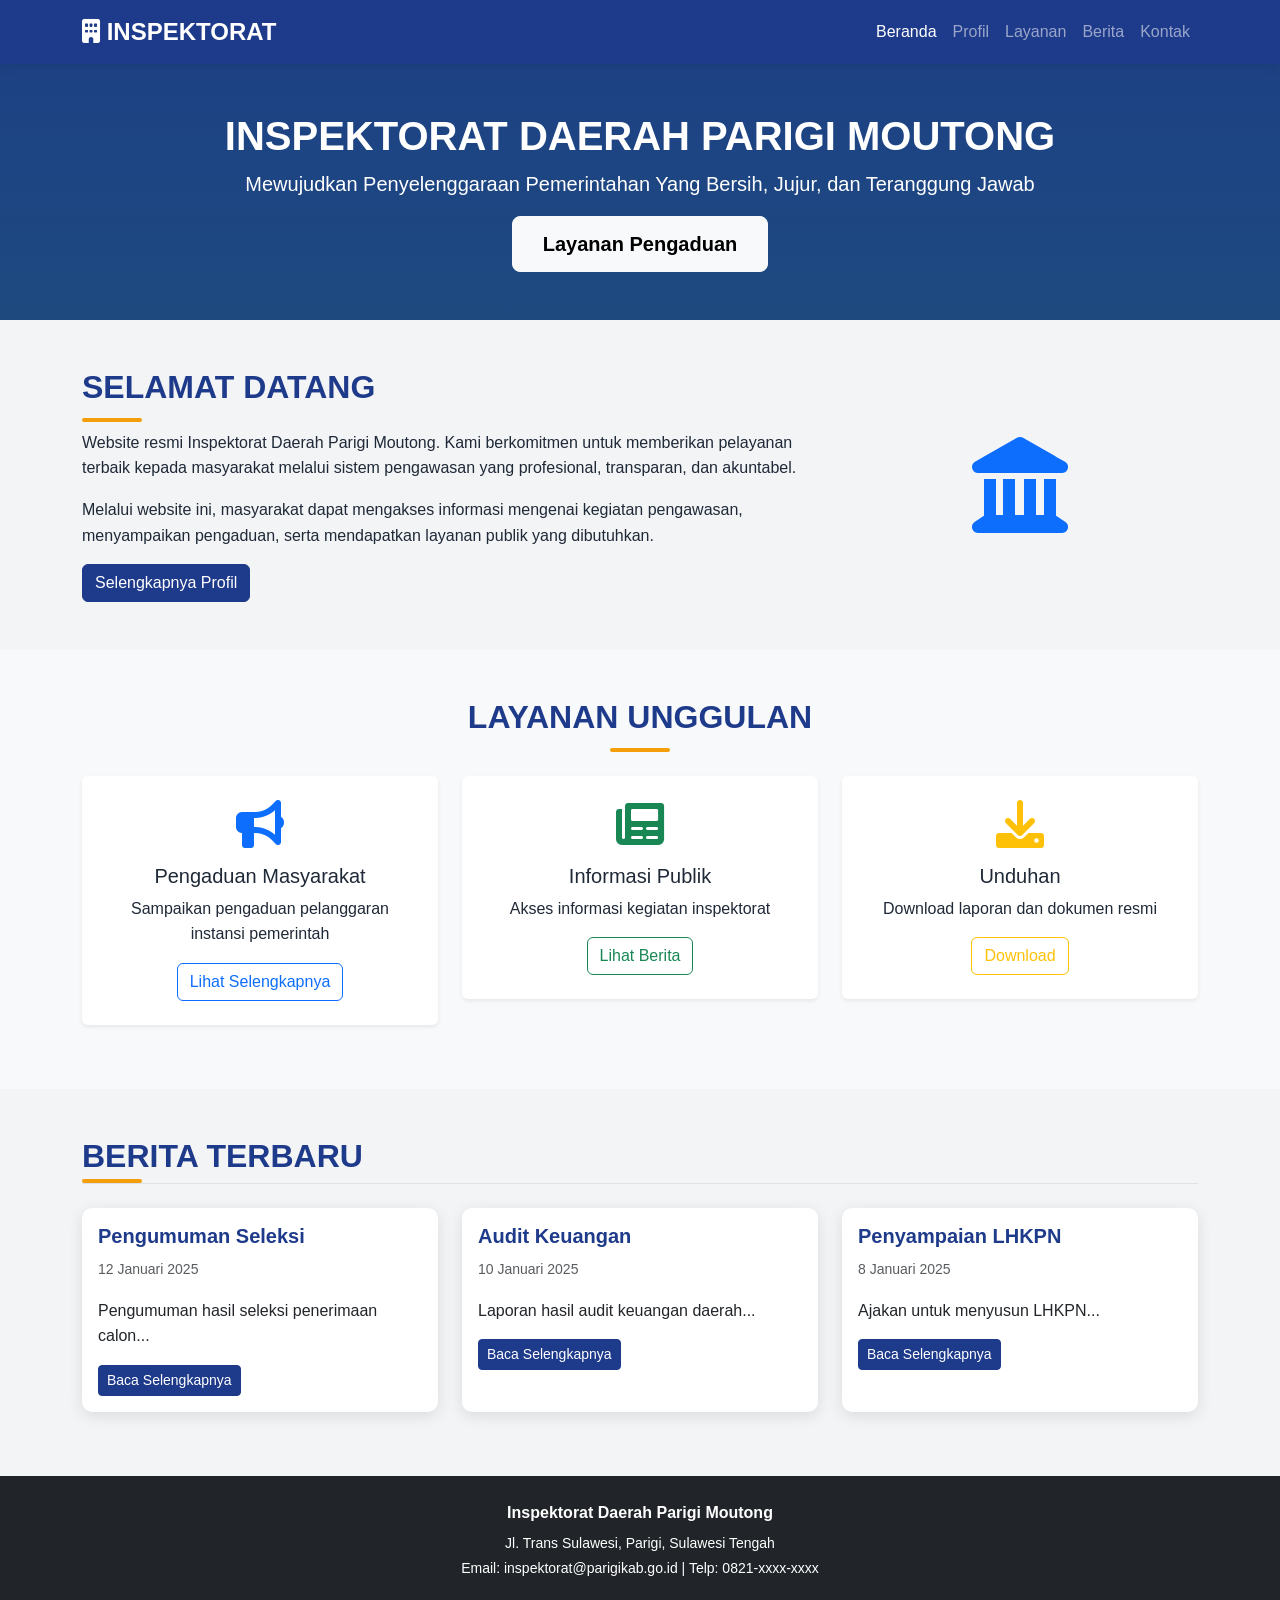
<file: index.html>
<!DOCTYPE html>
<html lang="id">
<head>
    <meta charset="UTF-8">
    <meta name="viewport" content="width=device-width, initial-scale=1.0">
    <title>Inspektorat Daerah Parigi Moutong</title>
    
    <!-- Bootstrap CSS -->
    <link href="https://cdn.jsdelivr.net/npm/bootstrap@5.3.0/dist/css/bootstrap.min.css" rel="stylesheet">
    
    <!-- Custom CSS -->
    <link rel="stylesheet" href="css/style.css">
    
    <!-- Font Awesome -->
    <link rel="stylesheet" href="https://cdnjs.cloudflare.com/ajax/libs/font-awesome/6.0.0/css/all.min.css">
</head>
<body>

    <!-- Navbar -->
    <nav class="navbar navbar-expand-lg navbar-dark bg-primary">
        <div class="container">
            <a class="navbar-brand fw-bold" href="index.html">
                <i class="fas fa-building"></i> INSPEKTORAT
            </a>
            <button class="navbar-toggler" type="button" data-bs-toggle="collapse" data-bs-target="#navbarNav">
                <span class="navbar-toggler-icon"></span>
            </button>
            <div class="collapse navbar-collapse" id="navbarNav">
                <ul class="navbar-nav ms-auto">
                    <li class="nav-item"><a class="nav-link active" href="index.html">Beranda</a></li>
                    <li class="nav-item"><a class="nav-link" href="profil.html">Profil</a></li>
                    <li class="nav-item"><a class="nav-link" href="layanan.html">Layanan</a></li>
                    <li class="nav-item"><a class="nav-link" href="berita.html">Berita</a></li>
                    <li class="nav-item"><a class="nav-link" href="kontak.html">Kontak</a></li>
                </ul>
            </div>
        </div>
    </nav>

    <!-- Hero Section -->
    <header class="hero bg-success text-white text-center py-5">
        <div class="container">
            <h1 class="display-4 fw-bold">INSPEKTORAT DAERAH PARIGI MOUTONG</h1>
            <p class="lead">Mewujudkan Penyelenggaraan Pemerintahan Yang Bersih, Jujur, dan Teranggung Jawab</p>
            <a href="layanan.html" class="btn btn-light btn-lg">Layanan Pengaduan</a>
        </div>
    </header>

    <!-- Sambutan -->
    <section class="container my-5">
        <div class="row align-items-center">
            <div class="col-md-8">
                <h2>SELAMAT DATANG</h2>
                <p class="text-justify">
                    Website resmi Inspektorat Daerah Parigi Moutong. Kami berkomitmen untuk memberikan 
                    pelayanan terbaik kepada masyarakat melalui sistem pengawasan yang profesional, 
                    transparan, dan akuntabel.
                </p>
                <p class="text-justify">
                    Melalui website ini, masyarakat dapat mengakses informasi mengenai kegiatan 
                    pengawasan, menyampaikan pengaduan, serta mendapatkan layanan publik yang dibutuhkan.
                </p>
                <a href="profil.html" class="btn btn-primary">Selengkapnya Profil</a>
            </div>
            <div class="col-md-4 text-center">
                <i class="fas fa-landmark fa-6x text-primary"></i>
            </div>
        </div>
    </section>

    <!-- Layanan Unggulan -->
    <section class="bg-light py-5">
        <div class="container">
            <h2 class="text-center mb-4">LAYANAN UNGGULAN</h2>
            <div class="row text-center">
                <div class="col-md-4 mb-3">
                    <div class="p-4 bg-white rounded shadow-sm layanan-item">
                        <i class="fas fa-bullhorn fa-3x text-primary mb-3"></i>
                        <h5>Pengaduan Masyarakat</h5>
                        <p>Sampaikan pengaduan pelanggaran instansi pemerintah</p>
                        <a href="layanan.html" class="btn btn-outline-primary">Lihat Selengkapnya</a>
                    </div>
                </div>
                <div class="col-md-4 mb-3">
                    <div class="p-4 bg-white rounded shadow-sm layanan-item">
                        <i class="fas fa-newspaper fa-3x text-success mb-3"></i>
                        <h5>Informasi Publik</h5>
                        <p>Akses informasi kegiatan inspektorat</p>
                        <a href="berita.html" class="btn btn-outline-success">Lihat Berita</a>
                    </div>
                </div>
                <div class="col-md-4 mb-3">
                    <div class="p-4 bg-white rounded shadow-sm layanan-item">
                        <i class="fas fa-download fa-3x text-warning mb-3"></i>
                        <h5>Unduhan</h5>
                        <p>Download laporan dan dokumen resmi</p>
                        <a href="layanan.html" class="btn btn-outline-warning">Download</a>
                    </div>
                </div>
            </div>
        </div>
    </section>

    <!-- Berita Terbaru -->
    <section class="container my-5">
        <h2 class="mb-4 border-bottom pb-2">BERITA TERBARU</h2>
        <div class="row">
            <div class="col-md-4 mb-3">
                <div class="card h-100">
                    <div class="card-body">
                        <h5 class="card-title">Pengumuman Seleksi</h5>
                        <p class="text-muted"><small>12 Januari 2025</small></p>
                        <p class="card-text">Pengumuman hasil seleksi penerimaan calon...</p>
                        <a href="berita.html" class="btn btn-sm btn-primary">Baca Selengkapnya</a>
                    </div>
                </div>
            </div>
            <div class="col-md-4 mb-3">
                <div class="card h-100">
                    <div class="card-body">
                        <h5 class="card-title">Audit Keuangan</h5>
                        <p class="text-muted"><small>10 Januari 2025</small></p>
                        <p class="card-text">Laporan hasil audit keuangan daerah...</p>
                        <a href="berita.html" class="btn btn-sm btn-primary">Baca Selengkapnya</a>
                    </div>
                </div>
            </div>
            <div class="col-md-4 mb-3">
                <div class="card h-100">
                    <div class="card-body">
                        <h5 class="card-title">Penyampaian LHKPN</h5>
                        <p class="text-muted"><small>8 Januari 2025</small></p>
                        <p class="card-text">Ajakan untuk menyusun LHKPN...</p>
                        <a href="berita.html" class="btn btn-sm btn-primary">Baca Selengkapnya</a>
                    </div>
                </div>
            </div>
        </div>
    </section>

    <!-- Footer -->
    <footer class="bg-dark text-white text-center py-4">
        <div class="container">
            <p class="mb-1"><strong>Inspektorat Daerah Parigi Moutong</strong></p>
            <p class="mb-0"><small>Jl. Trans Sulawesi, Parigi, Sulawesi Tengah</small></p>
            <p><small>Email: inspektorat@parigikab.go.id | Telp: 0821-xxxx-xxxx</small></p>
        </div>
    </footer>

    <!-- Bootstrap JS -->
    <script src="https://cdn.jsdelivr.net/npm/bootstrap@5.3.0/dist/js/bootstrap.bundle.min.js"></script>
</body>
</html>
</file>
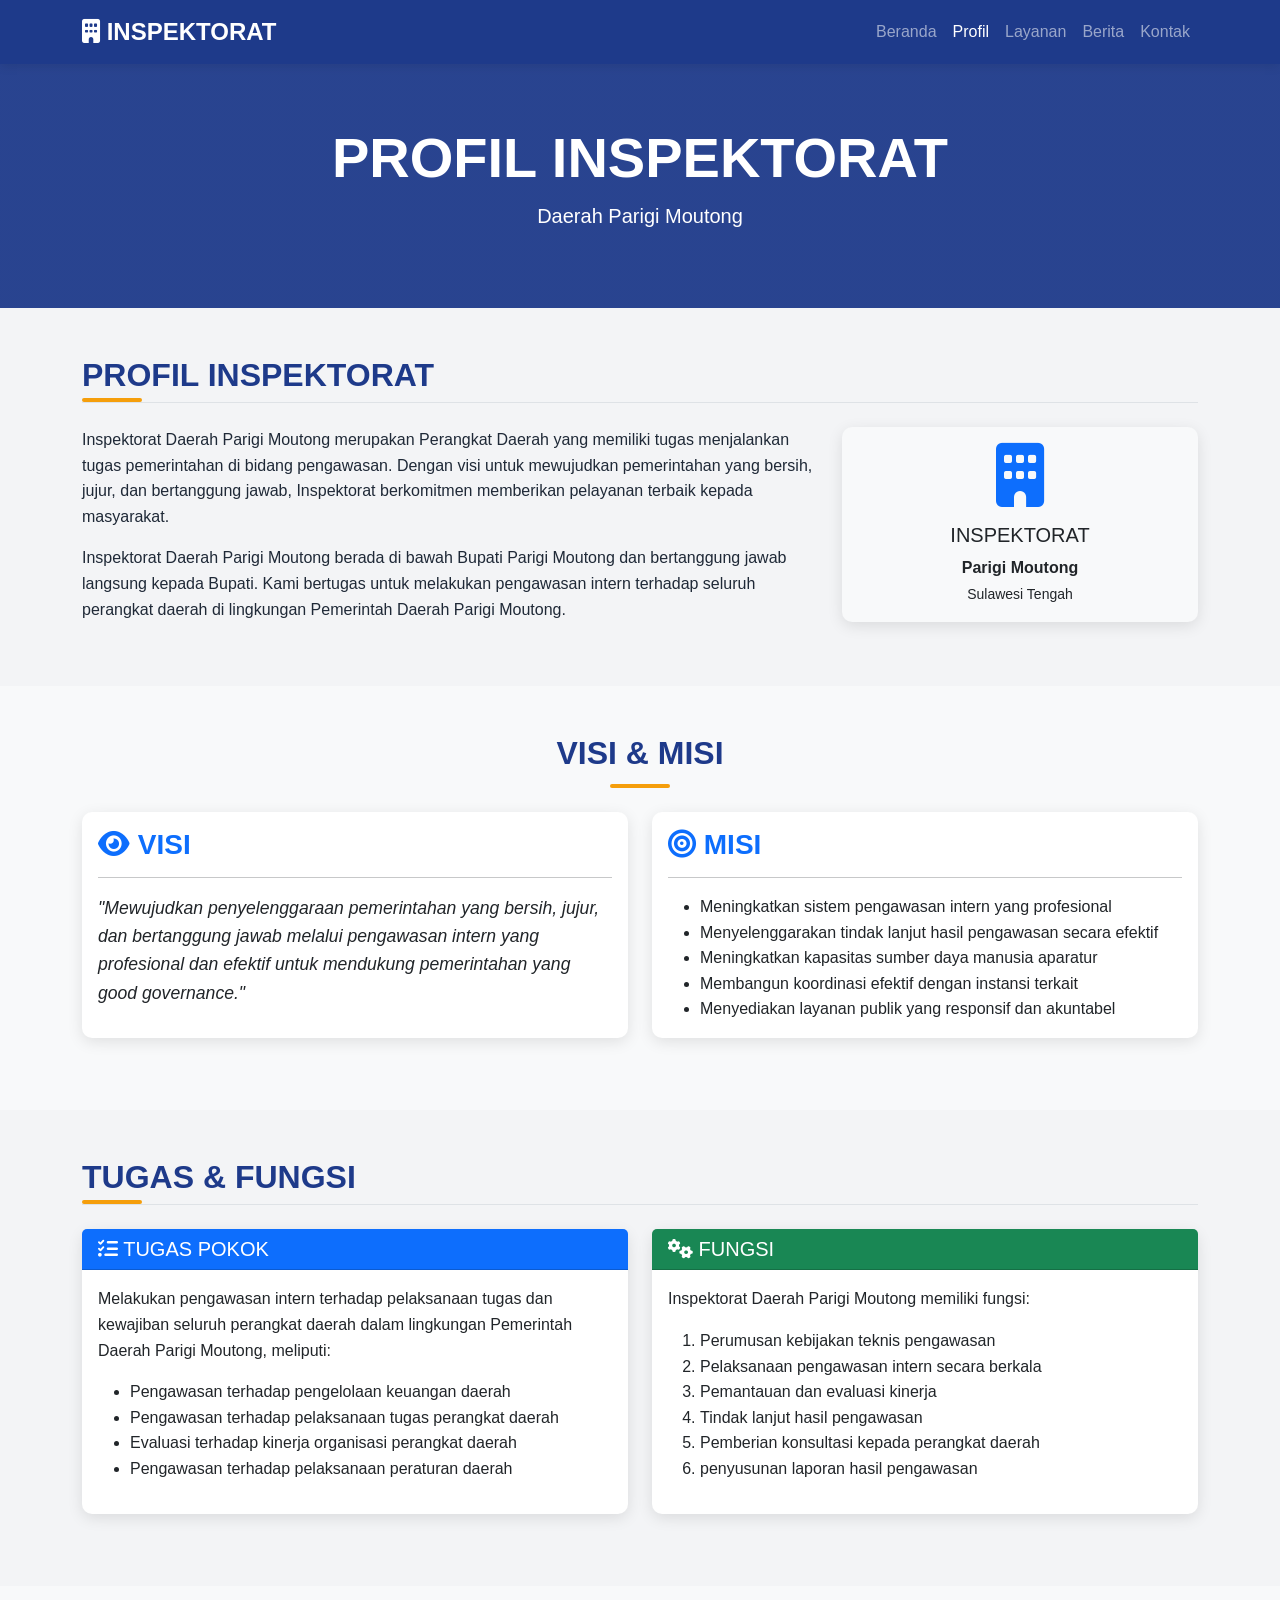
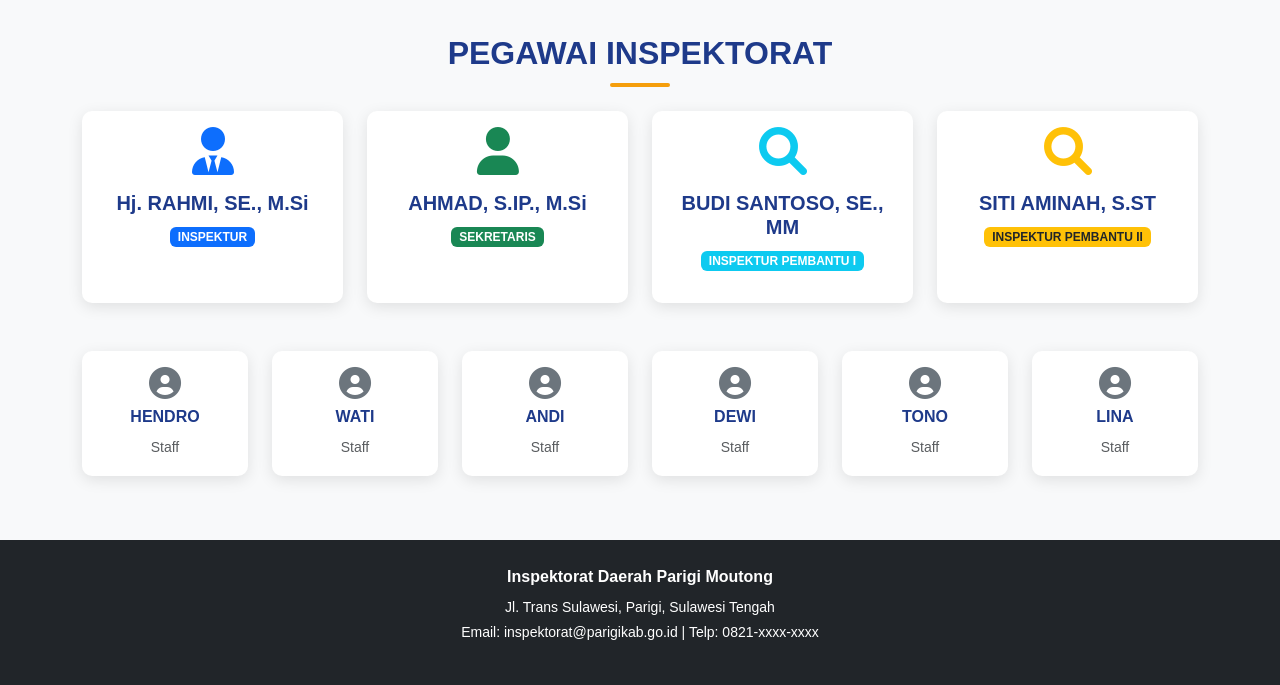
<file: profil.html>
<!DOCTYPE html>
<html lang="id">
<head>
    <meta charset="UTF-8">
    <meta name="viewport" content="width=device-width, initial-scale=1.0">
    <title>Profil - Inspektorat Parigi Moutong</title>
    
    <!-- Bootstrap CSS -->
    <link href="https://cdn.jsdelivr.net/npm/bootstrap@5.3.0/dist/css/bootstrap.min.css" rel="stylesheet">
    
    <!-- Custom CSS -->
    <link rel="stylesheet" href="css/style.css">
    
    <!-- Font Awesome -->
    <link rel="stylesheet" href="https://cdnjs.cloudflare.com/ajax/libs/font-awesome/6.0.0/css/all.min.css">
</head>
<body>

    <!-- Navbar -->
    <nav class="navbar navbar-expand-lg navbar-dark bg-primary">
        <div class="container">
            <a class="navbar-brand fw-bold" href="index.html">
                <i class="fas fa-building"></i> INSPEKTORAT
            </a>
            <button class="navbar-toggler" type="button" data-bs-toggle="collapse" data-bs-target="#navbarNav">
                <span class="navbar-toggler-icon"></span>
            </button>
            <div class="collapse navbar-collapse" id="navbarNav">
                <ul class="navbar-nav ms-auto">
                    <li class="nav-item"><a class="nav-link" href="index.html">Beranda</a></li>
                    <li class="nav-item"><a class="nav-link active" href="profil.html">Profil</a></li>
                    <li class="nav-item"><a class="nav-link" href="layanan.html">Layanan</a></li>
                    <li class="nav-item"><a class="nav-link" href="berita.html">Berita</a></li>
                    <li class="nav-item"><a class="nav-link" href="kontak.html">Kontak</a></li>
                </ul>
            </div>
        </div>
    </nav>

    <!-- Header Halaman -->
    <section class="profil-header text-center">
        <div class="container">
            <h1 class="display-4 fw-bold">PROFIL INSPEKTORAT</h1>
            <p class="lead">Daerah Parigi Moutong</p>
        </div>
    </section>

    <!-- Profil Inspektorat -->
    <section class="container my-5">
        <h2 class="mb-4 border-bottom pb-2">PROFIL INSPEKTORAT</h2>
        <div class="row">
            <div class="col-md-8">
                <p class="text-justify">
                    Inspektorat Daerah Parigi Moutong merupakan Perangkat Daerah yang memiliki tugas 
                    menjalankan tugas pemerintahan di bidang pengawasan. Dengan visi untuk mewujudkan 
                    pemerintahan yang bersih, jujur, dan bertanggung jawab, Inspektorat berkomitmen 
                    memberikan pelayanan terbaik kepada masyarakat.
                </p>
                <p class="text-justify">
                    Inspektorat Daerah Parigi Moutong berada di bawah Bupati Parigi Moutong dan bertanggung 
                    jawab langsung kepada Bupati. Kami bertugas untuk melakukan pengawasan intern 
                    terhadap seluruh perangkat daerah di lingkungan Pemerintah Daerah Parigi Moutong.
                </p>
            </div>
            <div class="col-md-4">
                <div class="card bg-light">
                    <div class="card-body text-center">
                        <i class="fas fa-building fa-4x text-primary mb-3"></i>
                        <h5>INSPEKTORAT</h5>
                        <p class="mb-0"><strong>Parigi Moutong</strong></p>
                        <small>Sulawesi Tengah</small>
                    </div>
                </div>
            </div>
        </div>
    </section>

    <!-- Visi & Misi -->
    <section class="bg-light py-5">
        <div class="container">
            <h2 class="text-center mb-4">VISI & MISI</h2>
            <div class="row">
                <div class="col-md-6 mb-4">
                    <div class="card h-100">
                        <div class="card-body">
                            <h3 class="card-title text-primary">
                                <i class="fas fa-eye"></i> VISI
                            </h3>
                            <hr>
                            <p class="card-text" style="font-size: 1.1rem; font-style: italic;">
                                "Mewujudkan penyelenggaraan pemerintahan yang bersih, jujur, dan bertanggung jawab 
                                melalui pengawasan intern yang profesional dan efektif untuk mendukung 
                                pemerintahan yang good governance."
                            </p>
                        </div>
                    </div>
                </div>
                <div class="col-md-6 mb-4">
                    <div class="card h-100">
                        <div class="card-body">
                            <h3 class="card-title text-primary">
                                <i class="fas fa-bullseye"></i> MISI
                            </h3>
                            <hr>
                            <ul class="card-text">
                                <li>Meningkatkan sistem pengawasan intern yang profesional</li>
                                <li>Menyelenggarakan tindak lanjut hasil pengawasan secara efektif</li>
                                <li>Meningkatkan kapasitas sumber daya manusia aparatur</li>
                                <li>Membangun koordinasi efektif dengan instansi terkait</li>
                                <li>Menyediakan layanan publik yang responsif dan akuntabel</li>
                            </ul>
                        </div>
                    </div>
                </div>
            </div>
        </div>
    </section>

    <!-- Tugas & Fungsi -->
    <section class="container my-5">
        <h2 class="mb-4 border-bottom pb-2">TUGAS & FUNGSI</h2>
        <div class="row">
            <div class="col-md-6 mb-4">
                <div class="card border-primary h-100">
                    <div class="card-header bg-primary text-white">
                        <h5 class="mb-0"><i class="fas fa-tasks"></i> TUGAS POKOK</h5>
                    </div>
                    <div class="card-body">
                        <p class="card-text">
                            Melakukan pengawasan intern terhadap pelaksanaan tugas dan kewajiban seluruh 
                            perangkat daerah dalam lingkungan Pemerintah Daerah Parigi Moutong, meliputi:
                        </p>
                        <ul class="card-text">
                            <li>Pengawasan terhadap pengelolaan keuangan daerah</li>
                            <li>Pengawasan terhadap pelaksanaan tugas perangkat daerah</li>
                            <li>Evaluasi terhadap kinerja organisasi perangkat daerah</li>
                            <li>Pengawasan terhadap pelaksanaan peraturan daerah</li>
                        </ul>
                    </div>
                </div>
            </div>
            <div class="col-md-6 mb-4">
                <div class="card border-success h-100">
                    <div class="card-header bg-success text-white">
                        <h5 class="mb-0"><i class="fas fa-cogs"></i> FUNGSI</h5>
                    </div>
                    <div class="card-body">
                        <p>Inspektorat Daerah Parigi Moutong memiliki fungsi:</p>
                        <ol>
                            <li>Perumusan kebijakan teknis pengawasan</li>
                            <li>Pelaksanaan pengawasan intern secara berkala</li>
                            <li>Pemantauan dan evaluasi kinerja</li>
                            <li>Tindak lanjut hasil pengawasan</li>
                            <li>Pemberian konsultasi kepada perangkat daerah</li>
                            <li> penyusunan laporan hasil pengawasan</li>
                        </ol>
                    </div>
                </div>
            </div>
        </div>
    </section>

    <!-- Pegawai Inspektorat -->
    <section class="bg-light py-5">
        <div class="container">
            <h2 class="text-center mb-4">PEGAWAI INSPEKTORAT</h2>
            <div class="row">
                <!-- Pegawai 1 -->
                <div class="col-md-3 mb-4">
                    <div class="card h-100 text-center">
                        <div class="card-body">
                            <i class="fas fa-user-tie fa-3x text-primary mb-3"></i>
                            <h5 class="card-title">Hj. RAHMI, SE., M.Si</h5>
                            <p class="badge bg-primary">INSPEKTUR</p>
                        </div>
                    </div>
                </div>
                <!-- Pegawai 2 -->
                <div class="col-md-3 mb-4">
                    <div class="card h-100 text-center">
                        <div class="card-body">
                            <i class="fas fa-user fa-3x text-success mb-3"></i>
                            <h5 class="card-title">AHMAD, S.IP., M.Si</h5>
                            <p class="badge bg-success">SEKRETARIS</p>
                        </div>
                    </div>
                </div>
                <!-- Pegawai 3 -->
                <div class="col-md-3 mb-4">
                    <div class="card h-100 text-center">
                        <div class="card-body">
                            <i class="fas fa-search fa-3x text-info mb-3"></i>
                            <h5 class="card-title">BUDI SANTOSO, SE., MM</h5>
                            <p class="badge bg-info">INSPEKTUR PEMBANTU I</p>
                        </div>
                    </div>
                </div>
                <!-- Pegawai 4 -->
                <div class="col-md-3 mb-4">
                    <div class="card h-100 text-center">
                        <div class="card-body">
                            <i class="fas fa-search fa-3x text-warning mb-3"></i>
                            <h5 class="card-title">SITI AMINAH, S.ST</h5>
                            <p class="badge bg-warning text-dark">INSPEKTUR PEMBANTU II</p>
                        </div>
                    </div>
                </div>
            </div>
            <div class="row mt-4">
                <!-- Staff 1 -->
                <div class="col-md-2 mb-3">
                    <div class="card h-100 text-center">
                        <div class="card-body py-3">
                            <i class="fas fa-user-circle fa-2x text-secondary mb-2"></i>
                            <h6 class="card-title">HENDRO</h6>
                            <small class="text-muted">Staff</small>
                        </div>
                    </div>
                </div>
                <!-- Staff 2 -->
                <div class="col-md-2 mb-3">
                    <div class="card h-100 text-center">
                        <div class="card-body py-3">
                            <i class="fas fa-user-circle fa-2x text-secondary mb-2"></i>
                            <h6 class="card-title">WATI</h6>
                            <small class="text-muted">Staff</small>
                        </div>
                    </div>
                </div>
                <!-- Staff 3 -->
                <div class="col-md-2 mb-3">
                    <div class="card h-100 text-center">
                        <div class="card-body py-3">
                            <i class="fas fa-user-circle fa-2x text-secondary mb-2"></i>
                            <h6 class="card-title">ANDI</h6>
                            <small class="text-muted">Staff</small>
                        </div>
                    </div>
                </div>
                <!-- Staff 4 -->
                <div class="col-md-2 mb-3">
                    <div class="card h-100 text-center">
                        <div class="card-body py-3">
                            <i class="fas fa-user-circle fa-2x text-secondary mb-2"></i>
                            <h6 class="card-title">DEWI</h6>
                            <small class="text-muted">Staff</small>
                        </div>
                    </div>
                </div>
                <!-- Staff 5 -->
                <div class="col-md-2 mb-3">
                    <div class="card h-100 text-center">
                        <div class="card-body py-3">
                            <i class="fas fa-user-circle fa-2x text-secondary mb-2"></i>
                            <h6 class="card-title">TONO</h6>
                            <small class="text-muted">Staff</small>
                        </div>
                    </div>
                </div>
                <!-- Staff 6 -->
                <div class="col-md-2 mb-3">
                    <div class="card h-100 text-center">
                        <div class="card-body py-3">
                            <i class="fas fa-user-circle fa-2x text-secondary mb-2"></i>
                            <h6 class="card-title">LINA</h6>
                            <small class="text-muted">Staff</small>
                        </div>
                    </div>
                </div>
            </div>
        </div>
    </section>

    <!-- Footer -->
    <footer class="bg-dark text-white text-center py-4">
        <div class="container">
            <p class="mb-1"><strong>Inspektorat Daerah Parigi Moutong</strong></p>
            <p class="mb-0"><small>Jl. Trans Sulawesi, Parigi, Sulawesi Tengah</small></p>
            <p><small>Email: inspektorat@parigikab.go.id | Telp: 0821-xxxx-xxxx</small></p>
        </div>
    </footer>

    <!-- Bootstrap JS -->
    <script src="https://cdn.jsdelivr.net/npm/bootstrap@5.3.0/dist/js/bootstrap.bundle.min.js"></script>
</body>
</html>
</file>
<file: css/style.css>
/* ============================================
   STYLESHEET WEBSITE INSPEKTORAT PARIGI MOUTONG
   ============================================ */

/* --- VARIABEL WARNA --- */
:root {
    --primary: #1e3a8a;      /* Biru tua */
    --secondary: #16a34a;   /* Hijau */
    --accent: #f59e0b;       /* Kuning Emas */
    --dark: #1f2937;        /* Abu gelap */
    --light: #f3f4f6;       /* Abu terang */
    --white: #ffffff;
}

/* --- RESET DASAR --- */
* {
    margin: 0;
    padding: 0;
    box-sizing: border-box;
}

body {
    font-family: 'Segoe UI', Tahoma, Geneva, Verdana, sans-serif;
    line-height: 1.6;
    color: var(--dark);
    background-color: var(--light);
}

/* --- NAVBAR --- */
.navbar {
    background-color: var(--primary) !important;
    box-shadow: 0 2px 10px rgba(0,0,0,0.1);
}

.navbar-brand {
    font-weight: bold;
    font-size: 1.5rem;
}

.nav-link {
    font-weight: 500;
    transition: color 0.3s;
}

.nav-link:hover {
    color: var(--accent) !important;
}

/* --- HERO SECTION --- */
.hero {
    background: linear-gradient(rgba(30, 58, 138, 0.9), rgba(30, 58, 138, 0.8)),
                url('https://source.unsplash.com/1600x900/?government,building');
    background-size: cover;
    background-position: center;
    padding: 100px 0;
}

.hero h1 {
    font-size: 2.5rem;
    font-weight: 800;
}

.hero .btn-light {
    font-weight: 600;
    padding: 12px 30px;
    transition: transform 0.3s;
}

.hero .btn-light:hover {
    transform: scale(1.05);
}

/* --- CARD BERITA --- */
.card {
    border: none;
    border-radius: 10px;
    box-shadow: 0 4px 15px rgba(0,0,0,0.1);
    transition: transform 0.3s, box-shadow 0.3s;
}

.card:hover {
    transform: translateY(-5px);
    box-shadow: 0 8px 25px rgba(0,0,0,0.15);
}

.card-title {
    color: var(--primary);
    font-weight: 700;
}

/* --- LAYANAN --- */
.layanan-item {
    border-radius: 15px;
    transition: transform 0.3s;
}

.layanan-item:hover {
    transform: translateY(-10px);
}

.layanan-item i {
    transition: color 0.3s;
}

.layanan-item:hover i {
    color: var(--accent);
}

/* --- HEADING SECTION --- */
h2 {
    color: var(--primary);
    font-weight: 700;
    position: relative;
    padding-bottom: 15px;
}

h2::after {
    content: '';
    position: absolute;
    bottom: 0;
    left: 0;
    width: 60px;
    height: 4px;
    background-color: var(--accent);
    border-radius: 2px;
}

h2.text-center::after {
    left: 50%;
    transform: translateX(-50%);
}

/* --- FOOTER --- */
footer {
    background-color: var(--dark);
}

footer a {
    text-decoration: none;
    transition: color 0.3s;
}

footer a:hover {
    color: var(--accent) !important;
}

/* --- BUTTON --- */
.btn-primary {
    background-color: var(--primary);
    border-color: var(--primary);
}

.btn-primary:hover {
    background-color: #1e40af;
    border-color: #1e40af;
}

/* --- RESPONSIVE --- */
@media (max-width: 768px) {
    .hero h1 {
        font-size: 1.8rem;
    }
    
    .hero {
        padding: 60px 0;
    }
}

/* --- PROFIL PAGE STYLES --- */
.profil-header {
    background: linear-gradient(rgba(30, 58, 138, 0.95), rgba(30, 58, 138, 0.95));
    padding: 60px 0;
    color: white;
}

.struktur-item {
    border-radius: 10px;
    transition: transform 0.3s;
}

.struktur-item:hover {
    transform: scale(1.02);
}

.list-group-item {
    border-left: 4px solid var(--primary);
}

.list-group-item:hover {
    background-color: var(--light);
}
</file>
